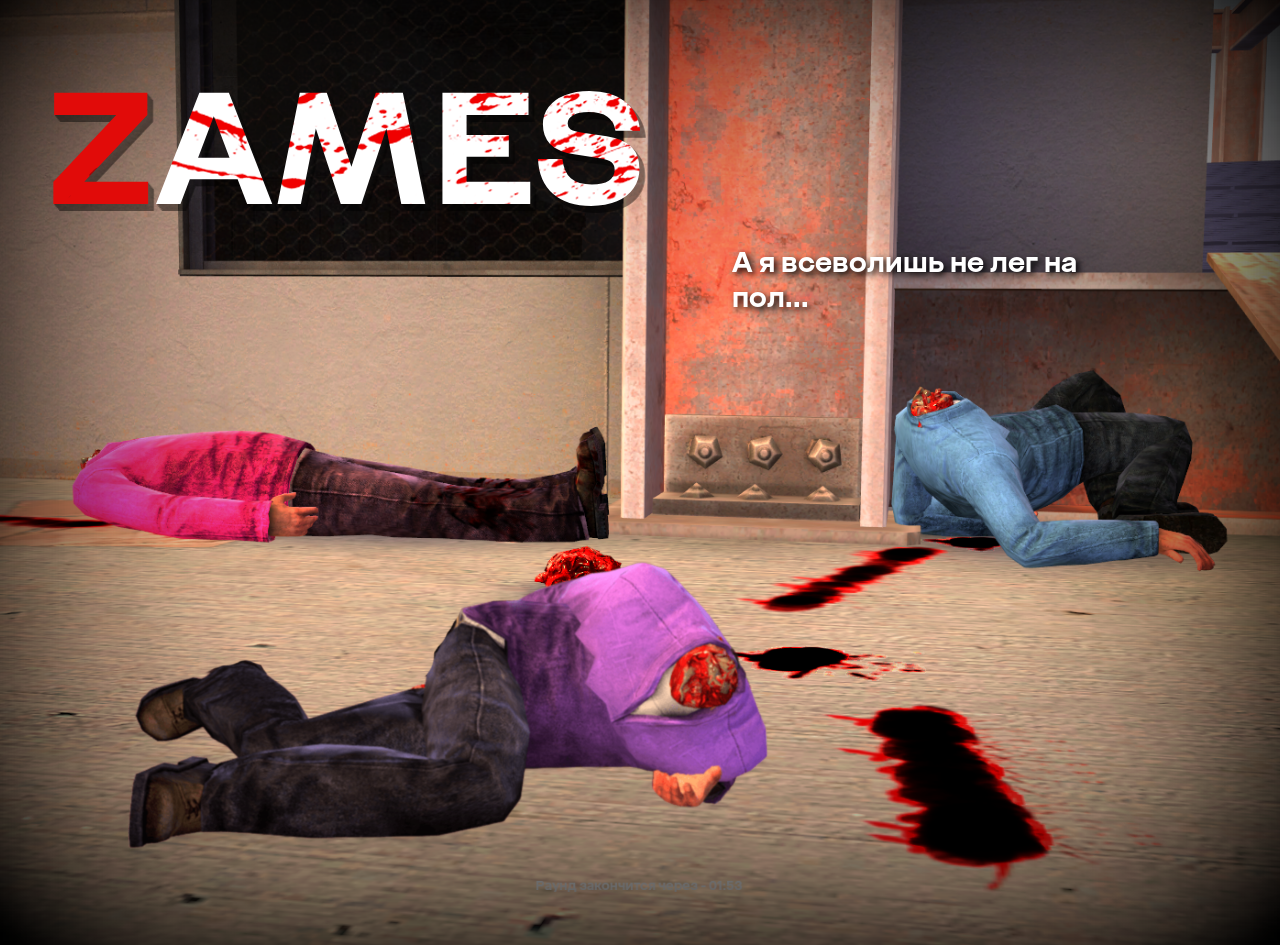
<file: zameswebsites/loadscreen/index.html>
<!DOCTYPE html>
<html lang="ru">
<head>
    <meta charset="UTF-8">
    <title>Orphan`s City Life 2018</title>
    <style>
        @font-face {
            font-family: 'CustomFont';
            src: url('fonts/main.ttf') format('truetype');
            font-weight: normal;
            font-style: normal;
        }

        body, html { 
            margin: 0; 
            padding: 0; 
            width: 100%; 
            height: 100%; 
            overflow: hidden; 
            background: #000; 
            color: #fff; 
            font-family: 'CustomFont', 'Segoe UI', sans-serif; 
            cursor: pointer; 
        }
        
        .slide { position: absolute; width: 100%; height: 100%; opacity: 0; transition: opacity 1s ease; }
        .slide.active { opacity: 1; }

        .vignette { position: absolute; width: 110%; height: 110%; top: -5%; left: -5%; background-image: url("vignette.png"); background-size: cover; background-position: center; animation: zoom 10s linear infinite; z-index: 1;}

        .bg { position: absolute; width: 110%; height: 110%; top: -5%; left: -5%; background-size: cover; background-position: center; animation: zoom 10s linear infinite; z-index: 1;}
        
        .char { position: absolute; height: 110%; width: 50%; bottom: 0; background-size: contain; background-position: bottom center; background-repeat: no-repeat; z-index: 2;}
        
        .quote { position: absolute; width: 400px; font-size: 28px; font-weight: bold; text-shadow: 3px 3px 6px #000; padding: 20px; z-index: 5;}

        /* Логотип в левом верхнем углу */
        .logo {
            position: absolute;
            top: 20px;
            left: 20px;
            width: 656px;
            height: 256px;
            background-image: url("logo.png");
            background-size: contain;
            background-repeat: no-repeat;
            background-position: top left;
            z-index: 10;
            pointer-events: none;
        }

        @keyframes zoom { from { transform: scale(1); } to { transform: scale(1.1); } }
        
        .move-right { animation: moveRight 20s linear; left: 10%; }
        @keyframes moveRight { from { left: 10%; } to { left: 30%; } }

        .move-left { animation: moveLeft 20s linear; right: 10%; }
        @keyframes moveLeft { from { right: 10%; } to { right: 30%; } }
        
        .move-zoom { animation: moveZoom 15s linear; left: 30%; transform-origin: bottom; }
        @keyframes moveZoom { from { transform: scale(0.8); } to { transform: scale(1); } }

        .move-inzoom { animation: moveInZoom 15s linear; left: 32%; transform-origin: bottom; }
        @keyframes moveInZoom { from { transform: scale(0.7); } to { transform: scale(0.4); } }
    </style>
</head>
<body>

    <audio id="bgMusic" loop>
        <source src="music/1.mp3" type="audio/mpeg">
    </audio>

    <div class="logo"></div>

    <div id="app"></div>

    <script>
        const slidesData = [
            { folder: '1', quote: 'Я никогда не любил этот сервер..', pos: 'move-zoom', quotePos: 'bottom: 40%; left: 5%;' },
            { folder: '2', quote: 'Меня расхуярило в начале раунда от кувалды', pos: 'move-left', quotePos: 'top: 15%; right: 10%;' },
            { folder: '3', quote: 'POV: Я прописавши !viptest в чате , получив админку на сервере.', pos: 'move-right', quotePos: 'top: 25%; right: 10%;' },
            { folder: '4', quote: 'А я всеволишь не лег на пол...', pos: 'move-right', quotePos: 'top: 25%; right: 10%;' },
            { folder: '5', quote: 'Меня заставили это сделать, простите ребята', pos: 'move-right', quotePos: 'top: 25%; right: 10%;' },
            { folder: '6', quote: 'АХВХАВХАХВАХ ЕБАТЬ ВЕСЕЛО ТУТ', pos: 'move-zoom', quotePos: 'top: 25%; right: 10%;' },
            { folder: '7', quote: 'Нееееееееееееееееееееееет - Made in ChatGPT', pos: 'move-inzoom', quotePos: 'top: 40%; right: 10%;' }, // Изменено здесь
        ];

        let queue = [];
        let typingInterval = null;
        const app = document.getElementById('app');
        const audio = document.getElementById('bgMusic');
        audio.volume = 0.07;

        window.GameDetails = function(servername, serverurl, mapname, maxplayers, steamid, gamemode) {
            if (audio.paused) {
                audio.play().catch(e => console.log("Browser error sound.."));
            }
        };

        document.body.addEventListener('click', () => {
            if (audio.paused) audio.play();
        }, { once: true });

        function getNextSlide() {
            if (queue.length === 0) {
                queue = [...slidesData]; 
                for (let i = queue.length - 1; i > 0; i--) {
                    const j = Math.floor(Math.random() * (i + 1));
                    [queue[i], queue[j]] = [queue[j], queue[i]];
                }
            }
            return queue.pop();
        }

        function typeText(element, text, speed = 50) {
            if (typingInterval) clearInterval(typingInterval);
            element.textContent = '';
            let index = 0;
            
            typingInterval = setInterval(() => {
                if (index < text.length) {
                    element.textContent += text.charAt(index);
                    index++;
                } else {
                    clearInterval(typingInterval);
                }
            }, speed);
        }

        function showSlide() {
            const s = getNextSlide();
            const path = `lore/${s.folder}`;
            
            const newSlide = document.createElement('div');
            newSlide.className = 'slide';
            newSlide.innerHTML = `
                <div class="bg" style="background-image: url('${path}/bg.png')"></div>
                <div class="char ${s.pos}" style="background-image: url('${path}/char.png')"></div>
                <div class="vignette"></div>
                <div class="quote" style="${s.quotePos}"></div>
            `;
            
            app.innerHTML = ''; 
            app.appendChild(newSlide);
            
            const quoteElem = newSlide.querySelector('.quote');

            setTimeout(() => {
                newSlide.classList.add('active');
                typeText(quoteElem, s.quote, 50);
            }, 50); 
            
            setTimeout(() => {
                newSlide.classList.remove('active');
                
                setTimeout(() => {
                    showSlide();
                }, 1000);
            }, 9000);
        }

        showSlide();
    </script>
</body>
</html>
</file>
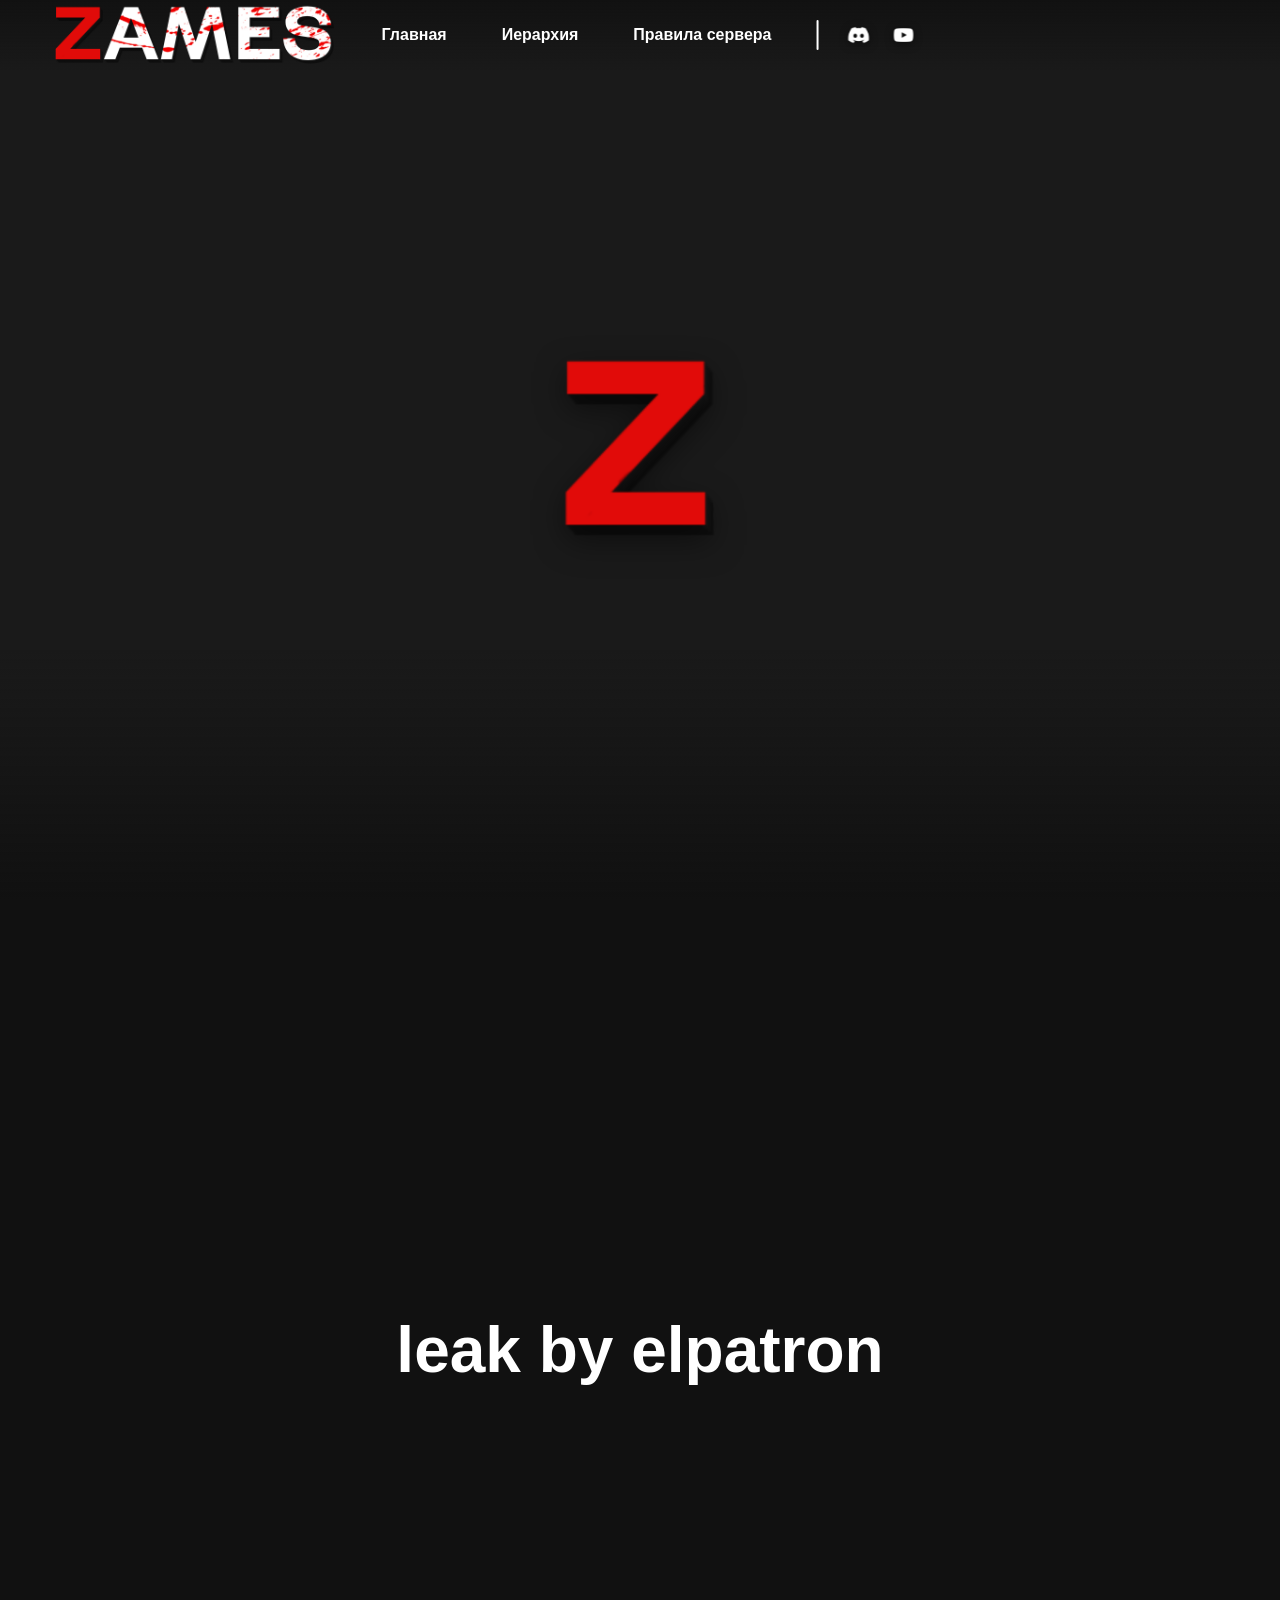
<file: zameswebsites/zames.asyangmail.workers.dev/index.html>
<!DOCTYPE html>
<html lang="ru">
<head>
    <meta charset="UTF-8">
    <title>ZAMES Server</title>
    <link rel="stylesheet" href="style.css">
</head>
<body>
    <video autoplay loop muted playsinline class="bg-video">
        <source src="videos/1.mp4" type="video/mp4">
    </video>

    <div class="hero-section">
        <nav class="navbar">
            <div class="logo">
                <a href="index.html">
                    <img src="pngs/logo.png" alt="ZAMES Logo" class="logo-img">
                </a>
            </div>
            <ul class="nav-links">
                <li><a href="index.html" class="nav-btn">Главная</a></li>
                <li><a href="ier.html" class="nav-btn">Иерархия</a></li>
                
                <li class="dropdown">
                    <button class="dropbtn" onclick="toggleDropdown()">Правила сервера</button>
                    <div class="dropdown-content" id="rulesDropdown">
                        <a href="rules.html#general">Общие правила</a>
                        <a href="rules.html#admins">Правила админов</a>
                    </div>
                </li>

                <!-- Разделитель и иконки -->
                <li class="nav-divider"></li>
                <li class="social-icon">
                    <a href="https://discord.gg/3vwTcccNQd" target="_blank">
                        <img src="pngs/ds.png" alt="Discord">
                    </a>
                </li>
                <li class="social-icon">
                    <a href="https://www.youtube.com/@zames.russian" target="_blank">
                        <img src="pngs/yt.png" alt="YouTube">
                    </a>
                </li>
            </ul>
        </nav>

        <div class="center-logo-container">
            <img src="pngs/logo1.png" alt="Center Logo" class="center-logo">
        </div>
    </div>

    <div class="new-block">
        leak by elpatron
    </div>

    <script src="script.js"></script>
</body>
</html>
</file>
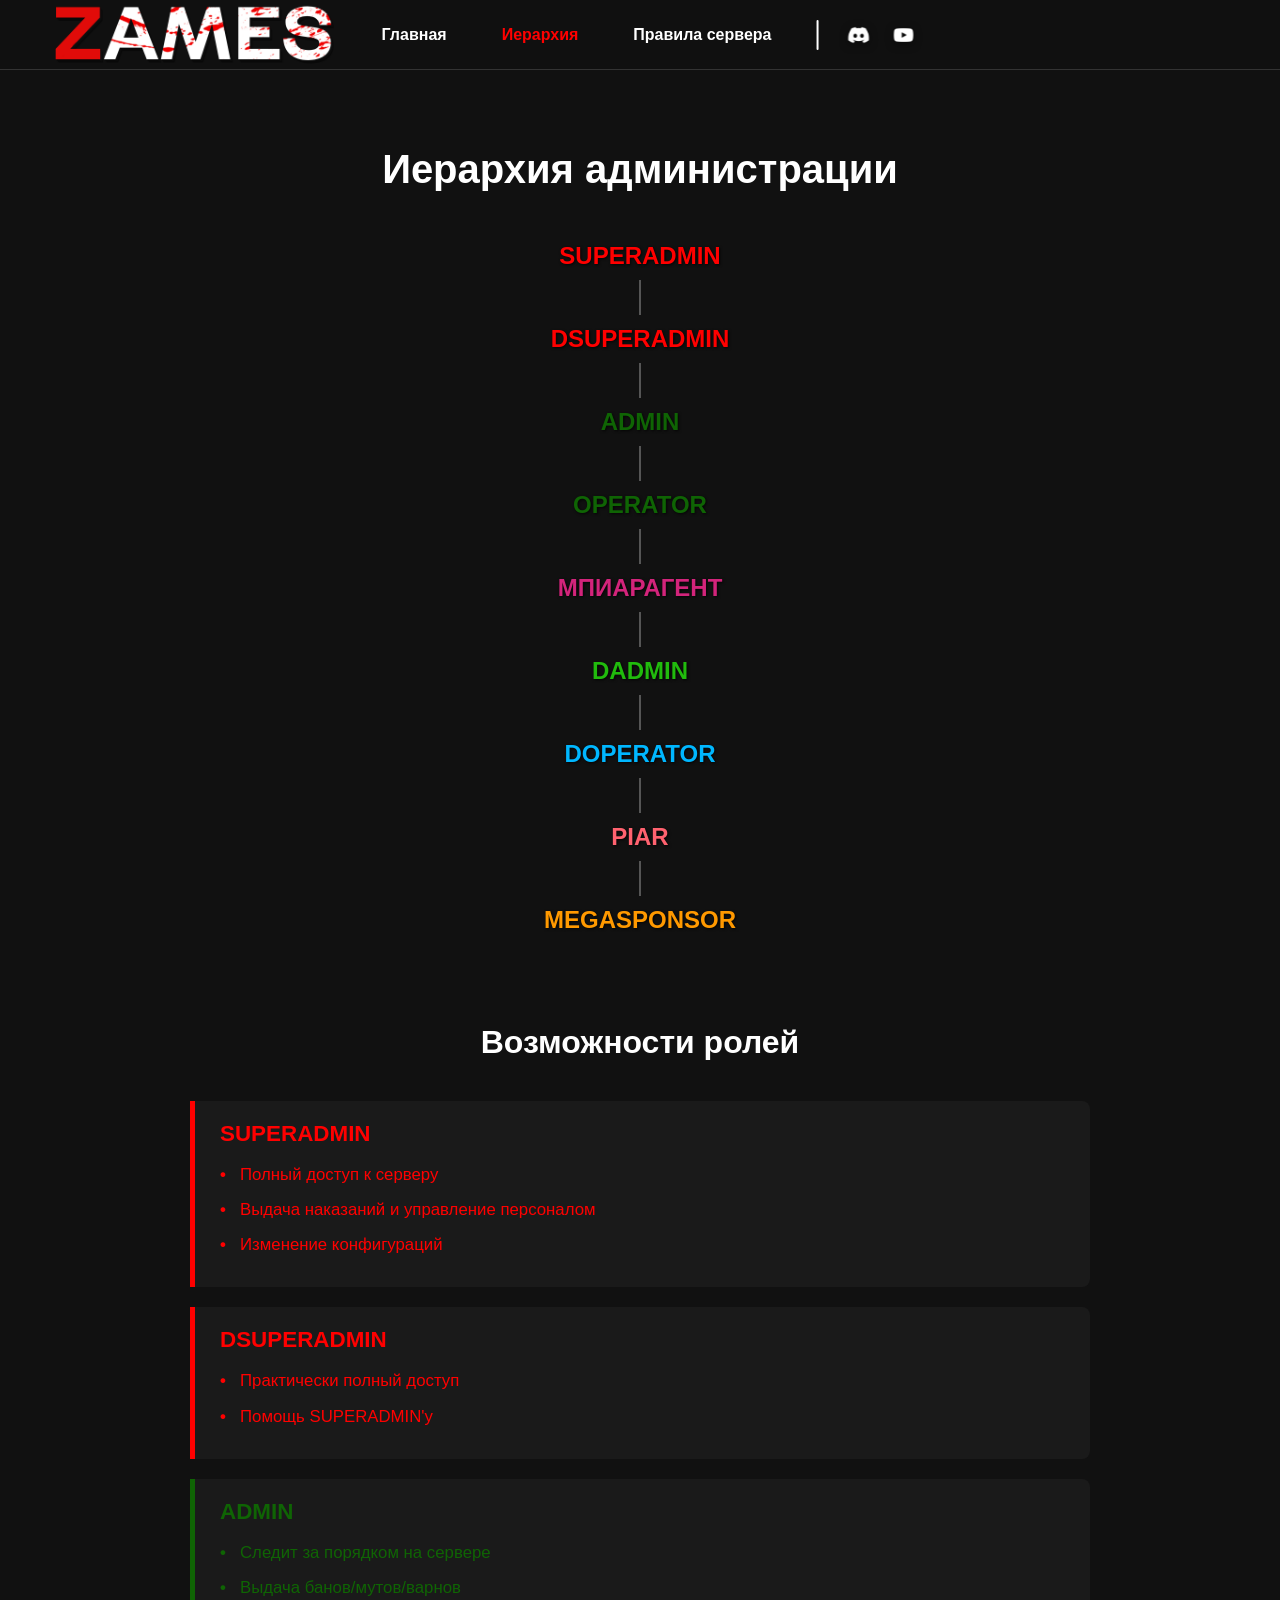
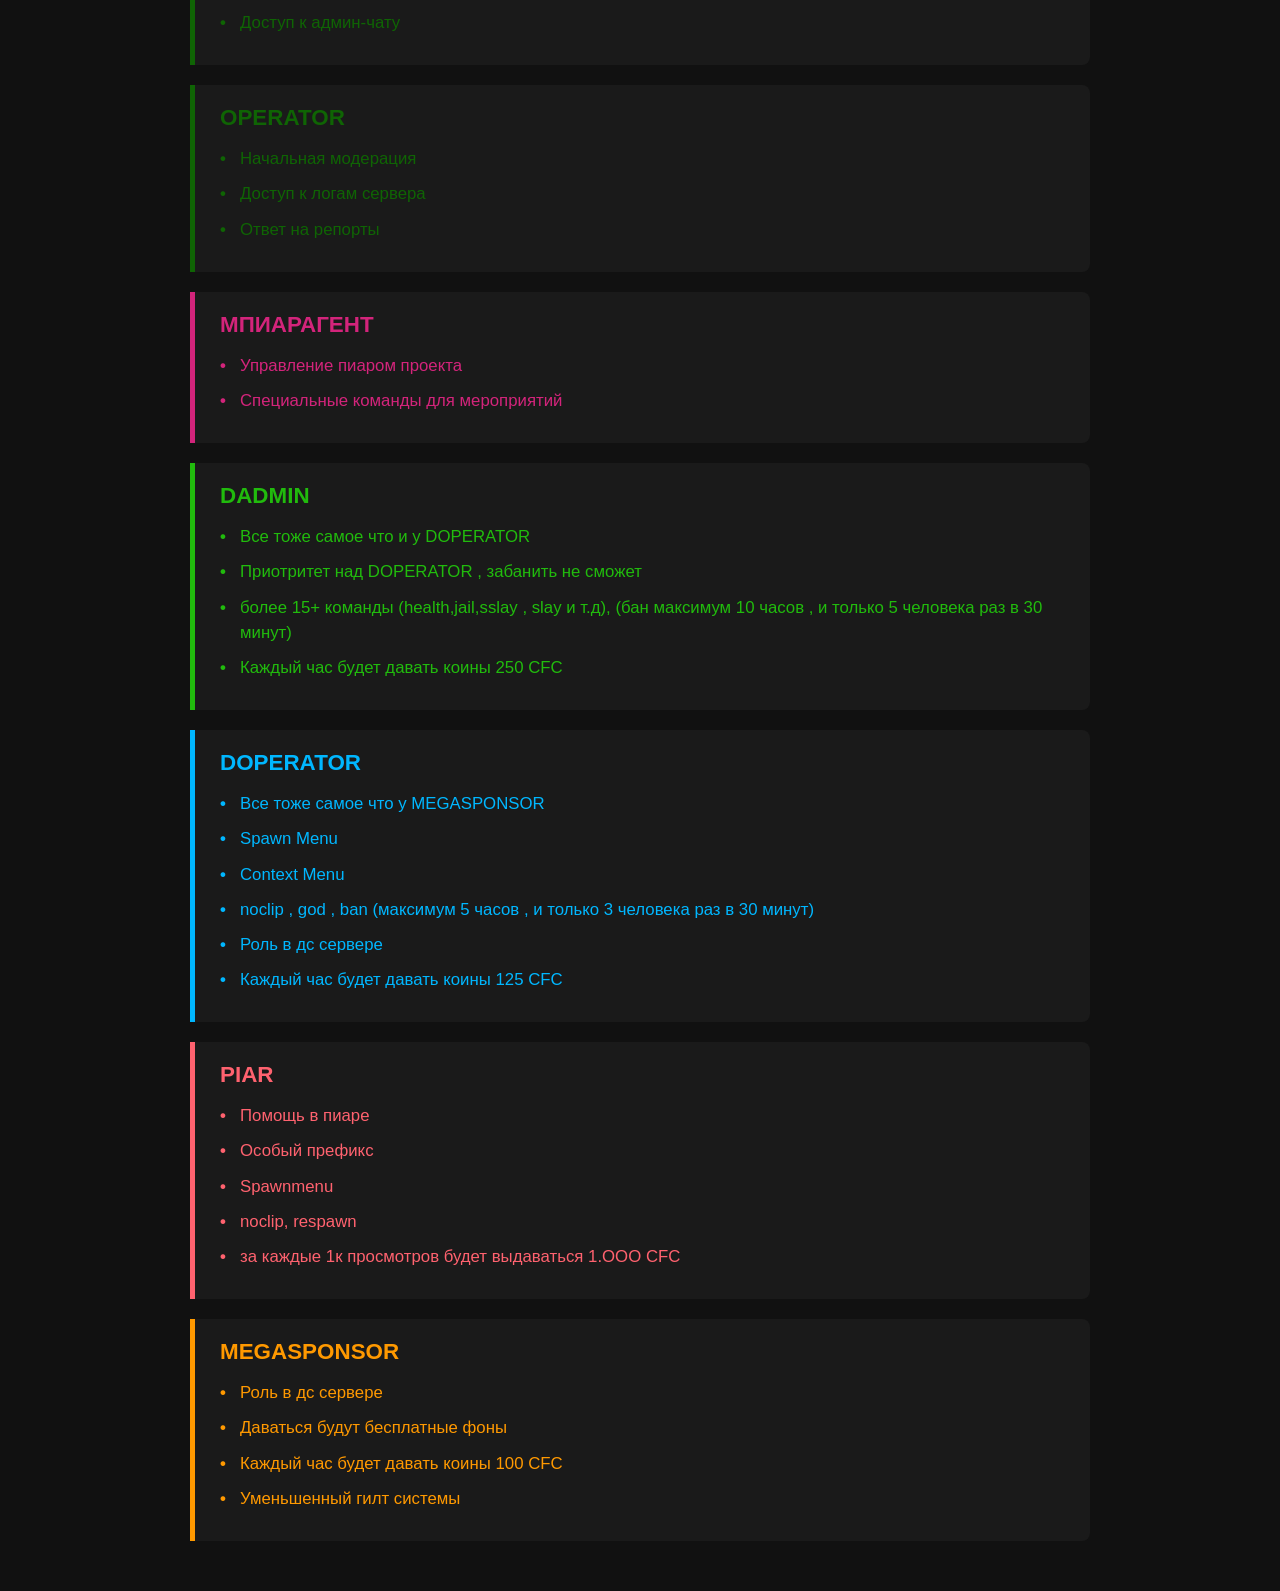
<file: zameswebsites/zames.asyangmail.workers.dev/ier.html>
<!DOCTYPE html>
<html lang="ru">
<head>
    <meta charset="UTF-8">
    <title>Иерархия - ZAMES Server</title>
    <link rel="stylesheet" href="style.css">
    <style>
        .hierarchy-page {
            background-color: #111111; 
            color: #e0e0e0;
            min-height: 100vh;
        }

        .hierarchy-container {
            max-width: 900px;
            margin: 120px auto 50px;
            padding: 0 20px;
            display: flex;
            flex-direction: column;
            align-items: center;
        }

        .hierarchy-title {
            font-size: 2.5rem;
            color: #ffffff;
            margin-bottom: 40px;
            text-align: center;
        }

        /* Стили для дерева иерархии */
        .hierarchy-tree {
            display: flex;
            flex-direction: column;
            align-items: center;
            margin-bottom: 60px;
            width: 100%;
        }

        .role-node {
            font-size: 1.5rem;
            font-weight: bold;
            padding: 10px 20px;
            text-align: center;
            text-decoration: none;
            text-shadow: 1px 1px 3px rgba(0,0,0,0.8);
            transition: transform 0.2s, text-shadow 0.2s;
            cursor: pointer;
        }

        .role-node:hover {
            transform: scale(1.1);
            text-shadow: 0 0 10px currentColor; 
        }

        .role-line {
            width: 2px;
            height: 35px;
            background-color: #555555;
        }

        /* Точные цвета ролей для текста (соответствуют вашим rgb) */
        .color-superadmin { color: #ff0000; }
        .color-admin { color: rgb(15,100,4); }
        .color-mpiar { color: rgb(211,36,123); }
        .color-dadmin { color: rgb(33,187,13); }
        .color-doperator { color: rgb(0,183,255); }
        .color-piar { color: rgb(255,98,111); }
        .color-megasponsor { color: rgb(255,153,0); }

        .roles-description-container {
            width: 100%;
            display: flex;
            flex-direction: column;
            gap: 20px;
        }

        .role-details {
            background: #1a1a1a;
            border-left: 5px solid;
            padding: 20px 25px;
            border-radius: 0 8px 8px 0;
            transition: transform 0.2s;
            scroll-margin-top: 100px;
        }

        .role-details:hover {
            transform: translateX(5px);
        }

        .role-details h3 {
            margin-top: 0;
            margin-bottom: 15px;
            font-size: 1.4rem;
        }

        .role-details ul {
            list-style-type: none;
            padding-left: 0;
            margin: 0;
        }

        .role-details ul li {
            position: relative;
            padding-left: 20px;
            margin-bottom: 10px;
            font-size: 1.05rem;
            line-height: 1.5;
        }

        .role-details ul li::before {
            content: "•";
            position: absolute;
            left: 0;
            color: inherit;
            font-weight: bold;
        }

        /* Точные цвета левой рамки (соответствуют вашим rgb) */
        .border-superadmin { border-left-color: #ff0000; }
        .border-admin { border-left-color: rgb(15,100,4); }
        .border-mpiar { border-left-color: rgb(211,36,123); }
        .border-dadmin { border-left-color: rgb(33,187,13); }
        .border-doperator { border-left-color: rgb(0,183,255); }
        .border-piar { border-left-color: rgb(255,98,111); }
        .border-megasponsor { border-left-color: rgb(255,153,0); }

    </style>
</head>
<body class="hierarchy-page">
    
    <!-- Навигация (Navbar) -->
    <nav class="navbar rules-nav">
        <div class="logo">
            <a href="index.html">
                <img src="pngs/logo.png" alt="ZAMES Logo" class="logo-img">
            </a>
        </div>
        <ul class="nav-links">
            <li><a href="index.html" class="nav-btn">Главная</a></li>
            <li><a href="ier.html" class="nav-btn" style="color: #ff0000;">Иерархия</a></li>
            <li class="dropdown">
                <button class="dropbtn" onclick="toggleDropdown()">Правила сервера</button>
                <div class="dropdown-content" id="rulesDropdown">
                    <a href="rules.html#general">Общие правила</a>
                    <a href="rules.html#admins">Правила админов</a>
                </div>
            </li>
            
            <!-- Разделитель и иконки -->
            <li class="nav-divider"></li>
            <li class="social-icon">
                <a href="https://discord.gg/FwtqXzCjSw" target="_blank">
                    <img src="pngs/ds.png" alt="Discord">
                </a>
            </li>
            <li class="social-icon">
                <a href="https://www.youtube.com/@zames.russian" target="_blank">
                    <img src="pngs/yt.png" alt="YouTube">
                </a>
            </li>
        </ul>
    </nav>

    <div class="hierarchy-container">
        <h1 class="hierarchy-title">Иерархия администрации</h1>
        
        <div class="hierarchy-tree">
            <a href="#superadmin" class="role-node color-superadmin">SUPERADMIN</a>
            <div class="role-line"></div>
            
            <a href="#dsuperadmin" class="role-node color-superadmin">DSUPERADMIN</a>
            <div class="role-line"></div>
            
            <a href="#admin" class="role-node color-admin">ADMIN</a>
            <div class="role-line"></div>
            
            <a href="#operator" class="role-node color-admin">OPERATOR</a>
            <div class="role-line"></div>
            
            <a href="#mpiar" class="role-node color-mpiar">МПИАРАГЕНТ</a>
            <div class="role-line"></div>
            
            <a href="#dadmin" class="role-node color-dadmin">DADMIN</a>
            <div class="role-line"></div>
            
            <a href="#doperator" class="role-node color-doperator">DOPERATOR</a>
            <div class="role-line"></div>
            
            <a href="#piar" class="role-node color-piar">PIAR</a>
            <div class="role-line"></div>
            
            <a href="#megasponsor" class="role-node color-megasponsor">MEGASPONSOR</a>
        </div>

        <h2 class="hierarchy-title" style="font-size: 2rem; margin-top: 20px;">Возможности ролей</h2>
        
        <div class="roles-description-container">
            
            <div id="superadmin" class="role-details border-superadmin">
                <h3 class="color-superadmin">SUPERADMIN</h3>
                <ul style="color: #ff0000;">
                    <li>Полный доступ к серверу</li>
                    <li>Выдача наказаний и управление персоналом</li>
                    <li>Изменение конфигураций</li>
                </ul>
            </div>

            <div id="dsuperadmin" class="role-details border-superadmin">
                <h3 class="color-superadmin">DSUPERADMIN</h3>
                <ul style="color: #ff0000;">
                    <li>Практически полный доступ</li>
                    <li>Помощь SUPERADMIN'у</li>
                </ul>
            </div>
            
            <div id="admin" class="role-details border-admin">
                <h3 class="color-admin">ADMIN</h3>
                <ul style="color: rgb(15,100,4);">
                    <li>Следит за порядком на сервере</li>
                    <li>Выдача банов/мутов/варнов</li>
                    <li>Доступ к админ-чату</li>
                </ul>
            </div>

            <div id="operator" class="role-details border-admin">
                <h3 class="color-admin">OPERATOR</h3>
                <ul style="color: rgb(15,100,4);">
                    <li>Начальная модерация</li>
                    <li>Доступ к логам сервера</li>
                    <li>Ответ на репорты</li>
                </ul>
            </div>

            <div id="mpiar" class="role-details border-mpiar">
                <h3 class="color-mpiar">МПИАРАГЕНТ</h3>
                <ul style="color: rgb(211,36,123);">
                    <li>Управление пиаром проекта</li>
                    <li>Специальные команды для мероприятий</li>
                </ul>
            </div>

            <div id="dadmin" class="role-details border-dadmin">
                <h3 class="color-dadmin">DADMIN</h3>
                <ul style="color: rgb(33,187,13);">
                    <li>Все тоже самое что и у DOPERATOR</li>
                    <li>Приотритет над DOPERATOR , забанить не сможет</li>
                    <li>более 15+ команды (health,jail,sslay , slay и т.д), (бан максимум 10 часов  , и только 5 человека раз в 30 минут)</li>
                    <li>Каждый час будет давать коины 250 CFC</li>
                </ul>
            </div>

            <div id="doperator" class="role-details border-doperator">
                <h3 class="color-doperator">DOPERATOR</h3>
                <ul style="color: rgb(0,183,255);">
                    <li>Все тоже самое что у MEGASPONSOR</li>
                    <li>Spawn Menu</li>
                    <li>Context Menu</li>
                    <li>noclip , god , ban (максимум 5 часов , и только 3 человека раз в 30 минут)</li>
                    <li>Роль в дс сервере</li>
                    <li>Каждый час будет давать коины 125 CFC</li>
                </ul>
            </div>

            <div id="piar" class="role-details border-piar">
                <h3 class="color-piar">PIAR</h3>
                <ul style="color: rgb(255,98,111);">
                    <li>Помощь в пиаре</li>
                    <li>Особый префикс</li>
                    <li>Spawnmenu</li>
                    <li>noclip, respawn</li>
                    <li>за каждые 1к просмотров будет выдаваться 1.OOO CFC</li>
                </ul>
            </div>
            
            <div id="megasponsor" class="role-details border-megasponsor">
                <h3 class="color-megasponsor">MEGASPONSOR</h3>
                <ul style="color: rgb(255,153,0);">
                    <li>Роль в дс сервере</li>
                    <li>Даваться будут бесплатные фоны</li>
                    <li>Каждый час будет давать коины 100 CFC</li>
                    <li>Уменьшенный гилт системы</li>
                </ul>
            </div>

        </div>
    </div>

    <script src="script.js"></script>
    
    <script>
        document.addEventListener("DOMContentLoaded", function() {
            const roleLinks = document.querySelectorAll(".hierarchy-tree a.role-node");

            roleLinks.forEach(link => {
                link.addEventListener("click", function(e) {
                    e.preventDefault();
                    
                    const targetId = this.getAttribute("href").substring(1); 
                    const targetSection = document.getElementById(targetId);

                    if (targetSection) {
                        targetSection.scrollIntoView({ behavior: "smooth" });

                        targetSection.classList.remove("flash-highlight");
                        void targetSection.offsetWidth;
                        targetSection.classList.add("flash-highlight");
                    }
                });
            });
        });
    </script>
</body>
</html>
</file>
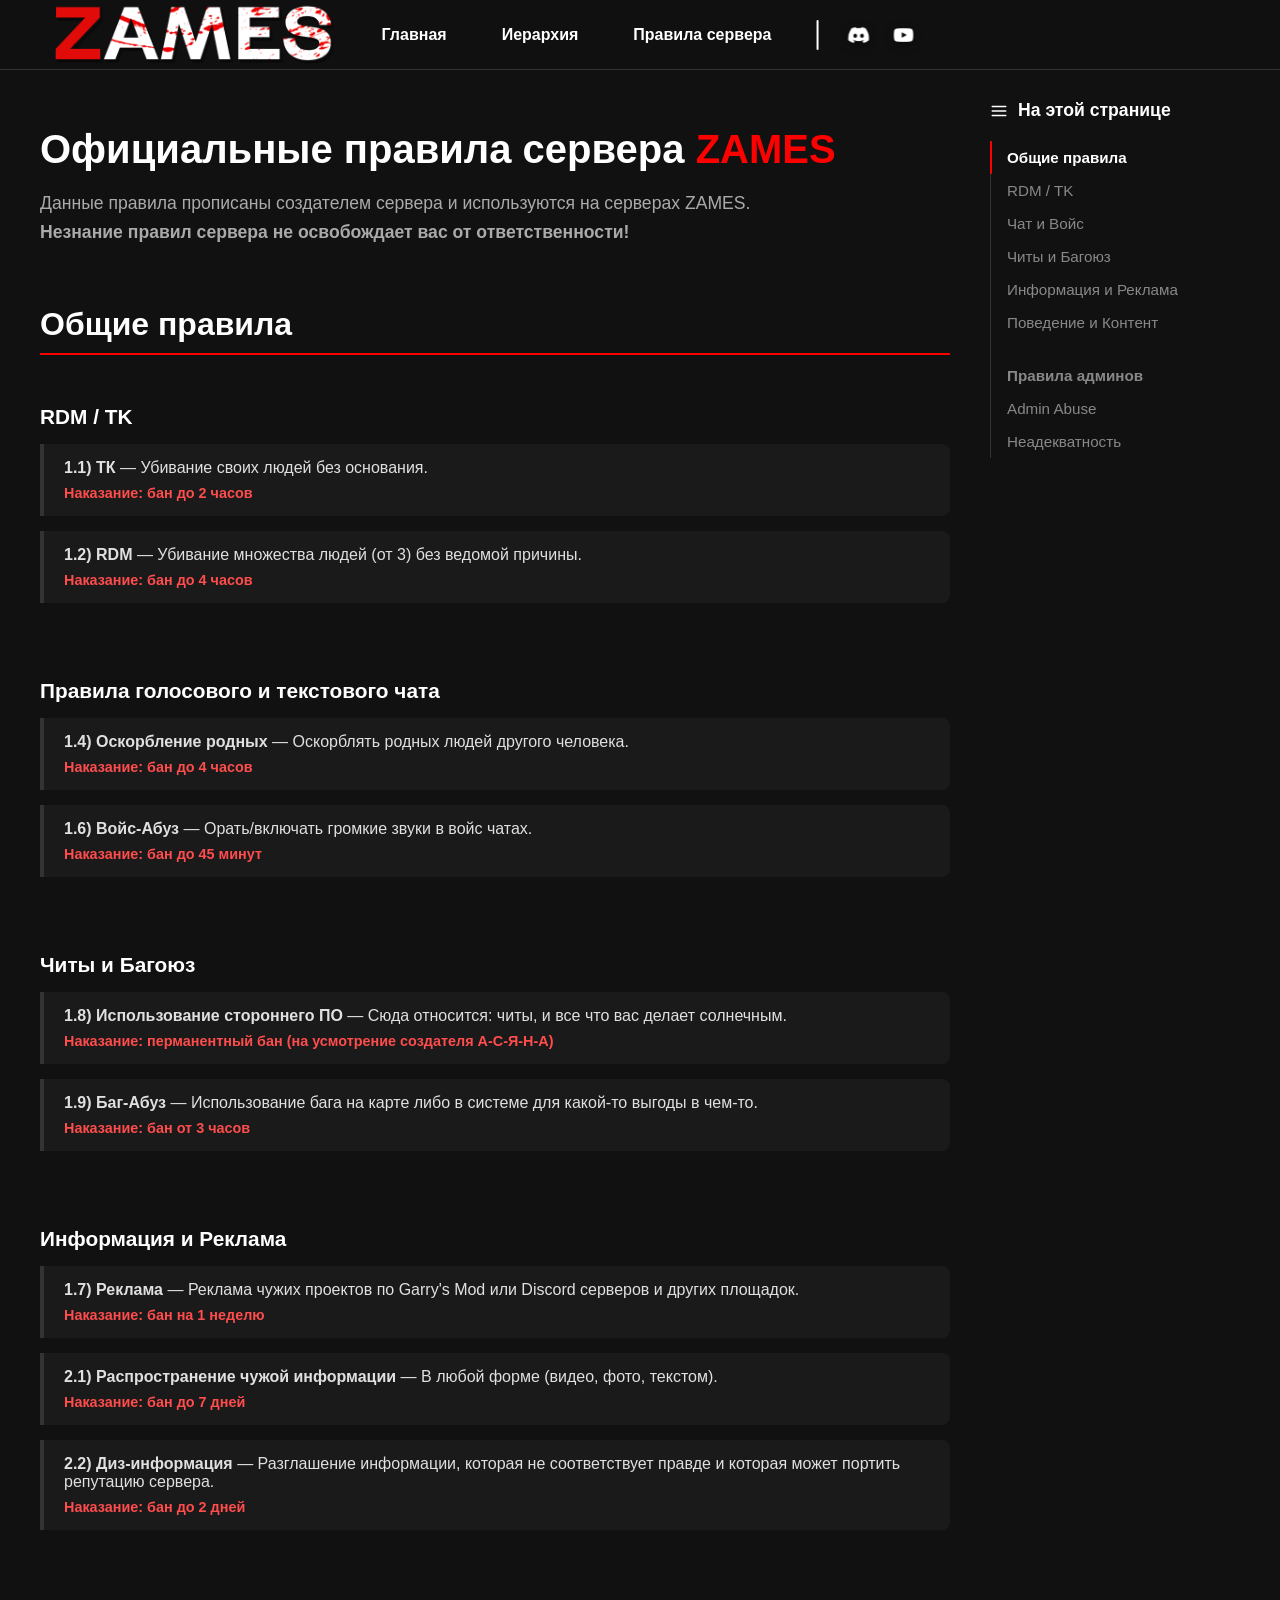
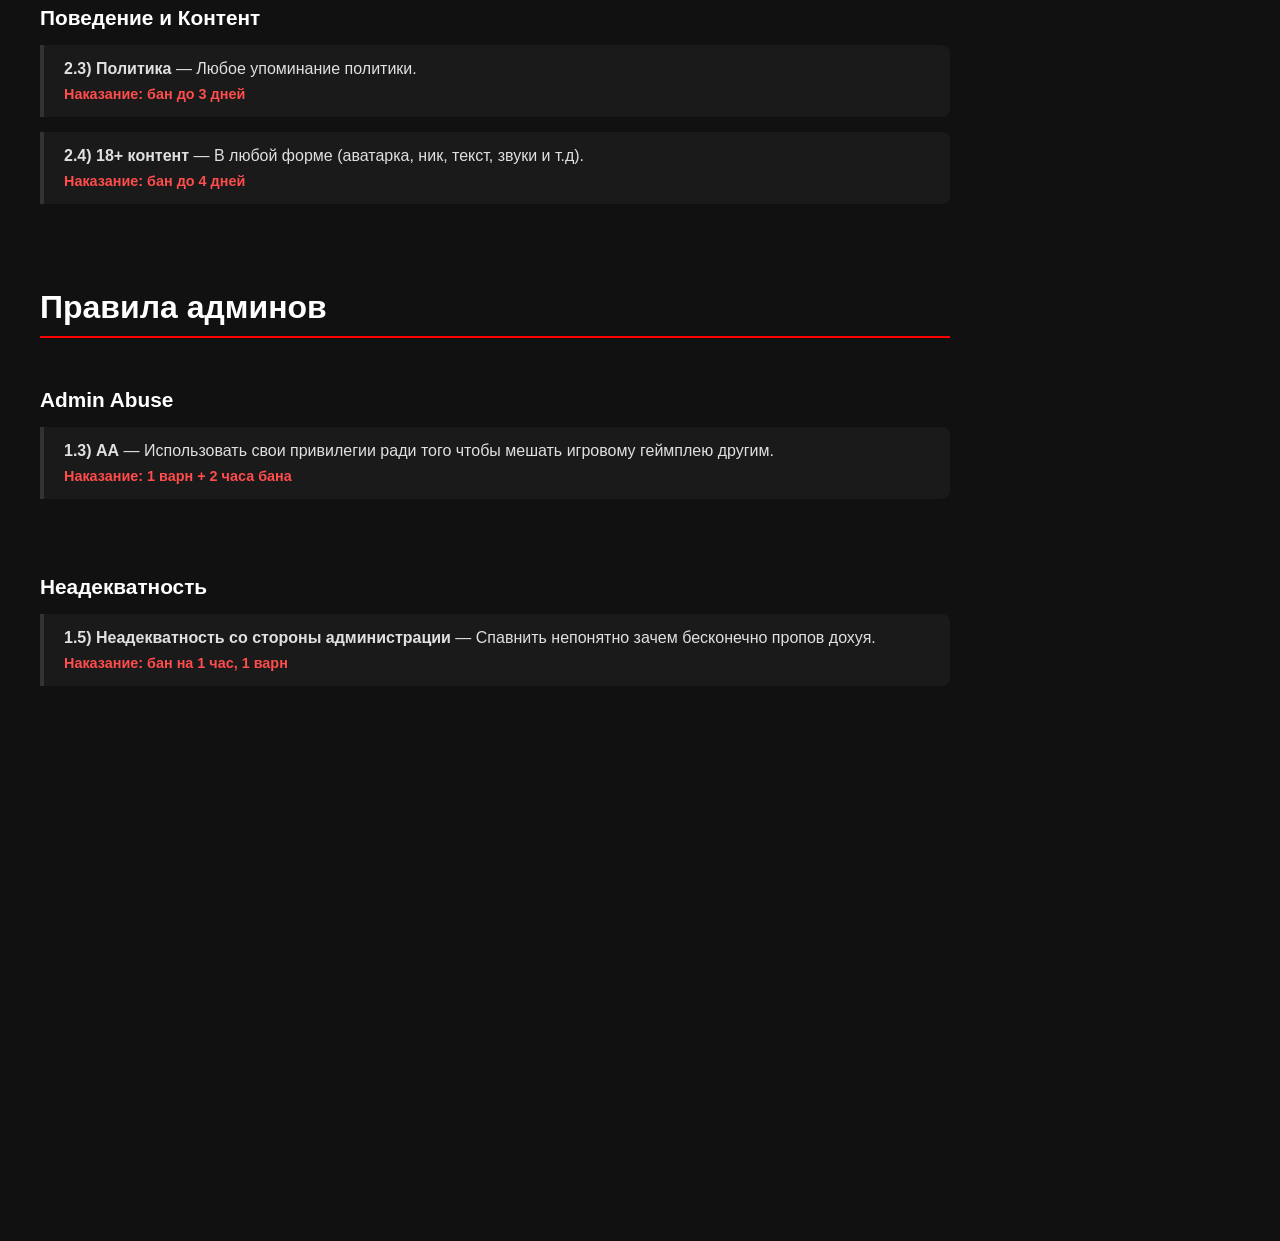
<file: zameswebsites/zames.asyangmail.workers.dev/rules.html>
<!DOCTYPE html>
<html lang="ru">
<head>
    <meta charset="UTF-8">
    <title>Правила сервера ZAMES</title>
    <link rel="stylesheet" href="style.css">
</head>
<body class="rules-page">
    <nav class="navbar rules-nav">
        <div class="logo">
            <a href="index.html">
                <img src="pngs/logo.png" alt="ZAMES Logo" class="logo-img">
            </a>
        </div>
        <ul class="nav-links">
            <li><a href="index.html" class="nav-btn">Главная</a></li>
            <li><a href="ier.html" class="nav-btn">Иерархия</a></li>
            <li class="dropdown">
                <button class="dropbtn" onclick="toggleDropdown()">Правила сервера</button>
                <div class="dropdown-content" id="rulesDropdown">
                    <a href="rules.html#general">Общие правила</a>
                    <a href="rules.html#admins">Правила админов</a>
                </div>
            </li>
            
            <!-- Разделитель и иконки -->
            <li class="nav-divider"></li>
            <li class="social-icon">
                <a href="https://discord.gg/FwtqXzCjSw" target="_blank">
                    <img src="pngs/ds.png" alt="Discord">
                </a>
            </li>
            <li class="social-icon">
                <a href="https://www.youtube.com/@zames.russian" target="_blank">
                    <img src="pngs/yt.png" alt="YouTube">
                </a>
            </li>
        </ul>
    </nav>

    <div class="rules-container">
        <!-- Левая часть: Контент правил -->
        <main class="rules-content">
            <h1>Официальные правила сервера <span class="highlight">ZAMES</span></h1>
            <p class="rules-intro">
                Данные правила прописаны создателем сервера и используются на серверах ZAMES. <br>
                <strong>Незнание правил сервера не освобождает вас от ответственности!</strong>
            </p>

            <h2 id="general">Общие правила</h2>
            
            <section id="rdm-tk" class="rule-section">
                <h3>RDM / TK</h3>
                <div class="rule-item">
                    <strong>1.1) ТК</strong> — Убивание своих людей без основания.
                    <span class="punishment">Наказание: бан до 2 часов</span>
                </div>
                <div class="rule-item">
                    <strong>1.2) RDM</strong> — Убивание множества людей (от 3) без ведомой причины.
                    <span class="punishment">Наказание: бан до 4 часов</span>
                </div>
            </section>

            <section id="chat-voice" class="rule-section">
                <h3>Правила голосового и текстового чата</h3>
                <div class="rule-item">
                    <strong>1.4) Оскорбление родных</strong> — Оскорблять родных людей другого человека.
                    <span class="punishment">Наказание: бан до 4 часов</span>
                </div>
                <div class="rule-item">
                    <strong>1.6) Войс-Абуз</strong> — Орать/включать громкие звуки в войс чатах.
                    <span class="punishment">Наказание: бан до 45 минут</span>
                </div>
            </section>

            <section id="cheats-bugs" class="rule-section">
                <h3>Читы и Багоюз</h3>
                <div class="rule-item">
                    <strong>1.8) Использование стороннего ПО</strong> — Сюда относится: читы, и все что вас делает солнечным.
                    <span class="punishment">Наказание: перманентный бан (на усмотрение создателя А-С-Я-Н-А)</span>
                </div>
                <div class="rule-item">
                    <strong>1.9) Баг-Абуз</strong> — Использование бага на карте либо в системе для какой-то выгоды в чем-то.
                    <span class="punishment">Наказание: бан от 3 часов</span>
                </div>
            </section>

            <section id="info-ads" class="rule-section">
                <h3>Информация и Реклама</h3>
                <div class="rule-item">
                    <strong>1.7) Реклама</strong> — Реклама чужих проектов по Garry's Mod или Discord серверов и других площадок.
                    <span class="punishment">Наказание: бан на 1 неделю</span>
                </div>
                <div class="rule-item">
                    <strong>2.1) Распространение чужой информации</strong> — В любой форме (видео, фото, текстом).
                    <span class="punishment">Наказание: бан до 7 дней</span>
                </div>
                <div class="rule-item">
                    <strong>2.2) Диз-информация</strong> — Разглашение информации, которая не соответствует правде и которая может портить репутацию сервера.
                    <span class="punishment">Наказание: бан до 2 дней</span>
                </div>
            </section>

            <section id="behavior" class="rule-section">
                <h3>Поведение и Контент</h3>
                <div class="rule-item">
                    <strong>2.3) Политика</strong> — Любое упоминание политики.
                    <span class="punishment">Наказание: бан до 3 дней</span>
                </div>
                <div class="rule-item">
                    <strong>2.4) 18+ контент</strong> — В любой форме (аватарка, ник, текст, звуки и т.д).
                    <span class="punishment">Наказание: бан до 4 дней</span>
                </div>
            </section>

            <h2 id="admins">Правила админов</h2>

            <section id="admin-abuse" class="rule-section">
                <h3>Admin Abuse</h3>
                <div class="rule-item">
                    <strong>1.3) АА</strong> — Использовать свои привилегии ради того чтобы мешать игровому геймплею другим.
                    <span class="punishment">Наказание: 1 варн + 2 часа бана</span>
                </div>
            </section>

            <section id="admin-inadequate" class="rule-section">
                <h3>Неадекватность</h3>
                <div class="rule-item">
                    <strong>1.5) Неадекватность со стороны администрации</strong> — Спавнить непонятно зачем бесконечно пропов дохуя.
                    <span class="punishment">Наказание: бан на 1 час, 1 варн</span>
                </div>
            </section>

        </main>

        <!-- Правая часть: Навигация (On this page) -->
        <aside class="right-sidebar">
            <div class="sidebar-title">
                <svg width="18" height="18" viewBox="0 0 24 24" fill="none" stroke="currentColor" stroke-width="2" stroke-linecap="round" stroke-linejoin="round"><line x1="3" y1="12" x2="21" y2="12"></line><line x1="3" y1="6" x2="21" y2="6"></line><line x1="3" y1="18" x2="21" y2="18"></line></svg>
                На этой странице
            </div>
            <nav id="toc">
                <ul>
                    <div class="toc-indicator"></div>
                    <li class="toc-header"><a href="#general">Общие правила</a></li>
                    <li><a href="#rdm-tk">RDM / TK</a></li>
                    <li><a href="#chat-voice">Чат и Войс</a></li>
                    <li><a href="#cheats-bugs">Читы и Багоюз</a></li>
                    <li><a href="#info-ads">Информация и Реклама</a></li>
                    <li><a href="#behavior">Поведение и Контент</a></li>
                    
                    <li class="toc-header mt-10"><a href="#admins">Правила админов</a></li>
                    <li><a href="#admin-abuse">Admin Abuse</a></li>
                    <li><a href="#admin-inadequate">Неадекватность</a></li>
                </ul>
            </nav>
        </aside>
    </div>

    <script src="script.js"></script>
</body>
</html>
</file>
<file: zameswebsites/zames.asyangmail.workers.dev/style.css>
html {
    scrollbar-width: thin; 
    scrollbar-color: #333333 transparent;
    scroll-padding-top: 25vh;
}

::-webkit-scrollbar {
    width: 6px;
}

::-webkit-scrollbar-track {
    background: transparent; 
}

::-webkit-scrollbar-thumb {
    background: #333333;
    border-radius: 0;
}

::-webkit-scrollbar-thumb:hover {
    background: #555555;
}

body {
    font-family: Arial, sans-serif;
    margin: 0;
    padding: 0;
    background-color: #1a1a1a;
}

.bg-video {
    position: fixed;
    top: 0;
    left: 0;
    width: 100vw;
    height: 100vh;
    object-fit: cover; 
    z-index: -1; 
}

.hero-section {
    position: relative;
    height: 100vh; 
    width: 100%;
}

.center-logo-container {
    position: absolute;
    top: 50%;
    left: 50%;
    transform: translate(-50%, -50%); 
    z-index: 1; 
}

.center-logo {
    width: 250px; 
    filter: drop-shadow(0px 10px 15px rgba(0, 0, 0, 0.5)); 
}

.hero-section::before {
    content: "";
    position: absolute;
    top: 0;
    left: 0;
    width: 100%;
    height: 250px;
    background: linear-gradient(to bottom, rgba(17, 17, 17, 0) 100%);
    pointer-events: none;
    z-index: 0; 
}

.navbar {
    display: flex;
    align-items: center;
    padding: 10px 40px;
    position: fixed;
    top: 0;
    left: 0;
    width: 100%; 
    box-sizing: border-box;
    height: 70px;
    z-index: 1000;
    background: linear-gradient(to bottom, rgba(17, 17, 17, 0.95) 0%, rgba(17, 17, 17, 0) 100%);
}

.logo {
    display: flex;
    align-items: center;
}

.logo-img {
    height: 120px;
    width: auto;
}

.nav-links {
    list-style: none;
    display: flex;
    padding: 0;
    gap: 5px; 
    position: absolute;
    left: 50%;
    transform: translateX(-50%);
    top: -5px;
}

.nav-btn, .dropbtn {
    color: #ffffff;
    padding: 15px 25px; 
    text-decoration: none;
    font-weight: bold;
    font-size: 16px;
    border: none;
    background: none; 
    cursor: pointer;
    display: block;
    text-align: center;
    box-sizing: border-box;
    margin: 0;
    transition: transform 0.3s ease, margin 0.3s ease, color 0.3s ease; 
}

.nav-btn:hover, .dropbtn:hover {
    transform: scale(1.15); 
    margin: 0 15px; 
    color: #ff0000; 
}

.dropdown {
    position: relative;
}

.dropdown-content {
    position: absolute;
    top: 100%;
    left: 0;
    width: 100%;
    background-color: rgba(255, 255, 255, 0.2); 
    backdrop-filter: blur(10px);
    -webkit-backdrop-filter: blur(10px);
    overflow: hidden;
    border-radius: 0 0 20px 20px; 
    box-shadow: 0 10px 25px rgba(0, 0, 0, 0.15);
    border: 1px solid rgba(255, 255, 255, 0.3);
    border-top: none;
    max-height: 0;
    opacity: 0;
    transition: max-height 0.4s ease-out, opacity 0.4s ease-out;
}

.dropdown-content a {
    color: #ffffff; 
    text-shadow: 0 1px 2px rgba(0, 0, 0, 0.4);
    padding: 15px 10px;
    text-decoration: none;
    display: block;
    text-align: center;
    font-weight: bold;
    transition: color 0.3s ease, background-color 0.3s ease, text-shadow 0.3s;
}

.dropdown-content a:hover {
    background-color: rgba(255, 255, 255, 0.3); 
    color: #ff0000; 
    text-shadow: none;
}

.show {
    max-height: 200px;
    opacity: 1;
}

.new-block {
    position: relative;
    min-height: 100vh;
    background-color: #111111;
    color: #ffffff;
    z-index: 1;
    display: flex;
    justify-content: center;
    align-items: center;
    font-size: 4rem;
    font-weight: bold;
}

.new-block::before {
    content: "";
    position: absolute;
    top: -250px;
    left: 0;
    width: 100%;
    height: 250px;
    background: linear-gradient(to bottom, rgba(51, 51, 51, 0) 0%, #111111 100%);
    pointer-events: none;
}


.rules-page {
    background-color: #111111; 
    color: #e0e0e0;
}

.rules-nav {
    background: rgba(17, 17, 17, 0.98);
    border-bottom: 1px solid #333;
}

.rules-container {
    display: flex;
    max-width: 1200px;
    margin: 100px auto 50px;
    padding: 0 20px;
    gap: 40px;
}

.rules-content {
    flex: 1;
    padding-bottom: 50vh; 
}

.rules-content h1 {
    font-size: 2.5rem;
    margin-bottom: 15px;
    color: #ffffff;
}

.highlight {
    color: #ff0000;
}

.rules-intro {
    font-size: 1.1rem;
    color: #aaaaaa;
    margin-bottom: 50px;
    line-height: 1.6;
}

.rules-content h2 {
    font-size: 2rem;
    border-bottom: 2px solid #ff0000;
    padding-bottom: 10px;
    margin-top: 60px;
    margin-bottom: 30px;
    color: #ffffff;
}

.rule-section {
    margin-bottom: 40px;
    padding: 10px;
    margin: -10px -10px 30px -10px;
}

.rule-section h3 {
    font-size: 1.3rem;
    color: #ffffff;
    margin-bottom: 15px;
}

.rule-item {
    background: #1a1a1a;
    border-left: 4px solid #333;
    padding: 15px 20px;
    margin-bottom: 15px;
    border-radius: 0 8px 8px 0;
    transition: border-color 0.3s;
}

.rule-item:hover {
    border-left-color: #ff0000;
}

.punishment {
    display: block;
    margin-top: 8px;
    color: #ff4c4c;
    font-weight: bold;
    font-size: 0.9rem;
}

.right-sidebar {
    width: 250px;
    flex-shrink: 0;
    position: sticky;
    top: 100px; 
    height: calc(100vh - 120px);
    overflow-y: auto;
}

.sidebar-title {
    display: flex;
    align-items: center;
    gap: 10px;
    font-weight: bold;
    color: #ffffff;
    margin-bottom: 20px;
    font-size: 1.1rem;
}

#toc ul {
    position: relative;
    list-style: none;
    padding: 0;
    margin: 0;
    border-left: 1px solid #333;
}

#toc li {
    margin: 0;
}

#toc a {
    display: block;
    padding: 8px 0 8px 15px;
    color: #888888;
    text-decoration: none;
    font-size: 0.95rem;
    transition: all 0.2s;
    border-left: 2px solid transparent; 
    margin-left: -1px; 
}

#toc a:hover {
    color: #ffffff;
}

#toc a.active {
    color: #ffffff;
    font-weight: bold;
    border-left: 2px solid transparent;
}

.toc-header a {
    font-size: 1.05rem;
    color: #cccccc;
    font-weight: bold;
    margin-top: 10px;
}

.mt-10 {
    margin-top: 20px !important;
}

.toc-indicator {
    position: absolute;
    left: -1px; 
    width: 2px;
    background-color: #ff0000;
    transition: top 0.3s ease, height 0.3s ease, opacity 0.3s ease;
    opacity: 0; 
    border-radius: 2px;
    z-index: 2;
}

@keyframes highlightSection {
    0% { background-color: rgba(255, 0, 0, 0.2); box-shadow: 0 0 20px rgba(255, 0, 0, 0.1); border-radius: 10px; }
    100% { background-color: transparent; box-shadow: none; border-radius: 10px; }
}

.flash-highlight {
    animation: highlightSection 1.5s ease-out;
}

@media (max-width: 900px) {
    .rules-container {
        flex-direction: column;
    }
    .right-sidebar {
        display: none; 
    }
}

/* --- Стили для разделителя и иконок соцсетей --- */

.nav-divider {
    width: 2px;
    height: 30px;
    background-color: #ffffff;
    margin: 0 15px;
    align-self: center;
    border-radius: 2px;
}

.social-icon {
    display: flex;
    align-items: center;
}

.social-icon a {
    display: flex;
    align-items: center;
    justify-content: center;
    padding: 0 8px;
    /* Плавное увеличение */
    transition: transform 0.3s ease;
}

.social-icon a:hover {
    transform: scale(1.15); 
}

.social-icon img {
    height: 24px;
    width: auto;
    /* Обычная белая иконка с тенью */
    filter: drop-shadow(0px 2px 4px rgba(0, 0, 0, 0.5));
    /* Плавный переход изменения цвета */
    transition: filter 0.3s ease;
}

.social-icon a:hover img {
    filter: brightness(0) saturate(100%) invert(16%) sepia(99%) saturate(7404%) hue-rotate(356deg) brightness(106%) contrast(116%) drop-shadow(0px 2px 4px rgba(255, 0, 0, 0.4));
}
</file>
